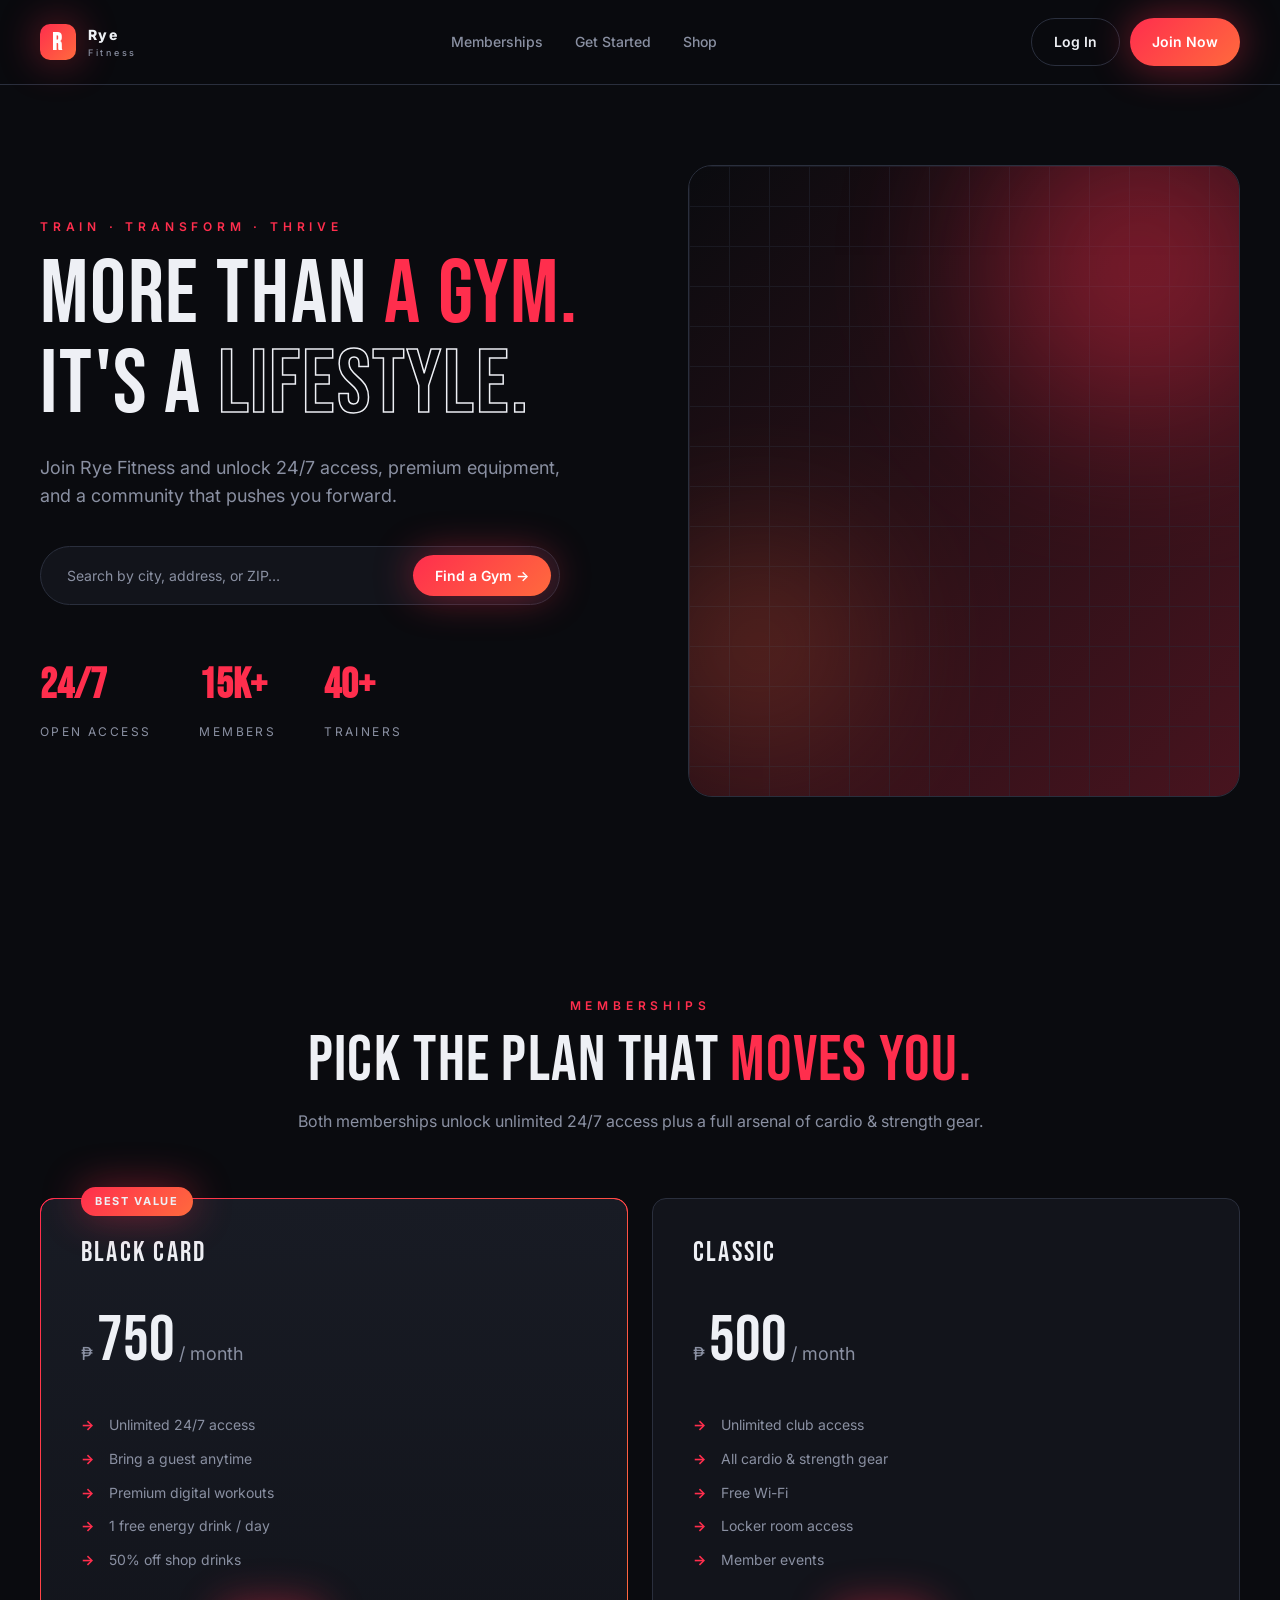
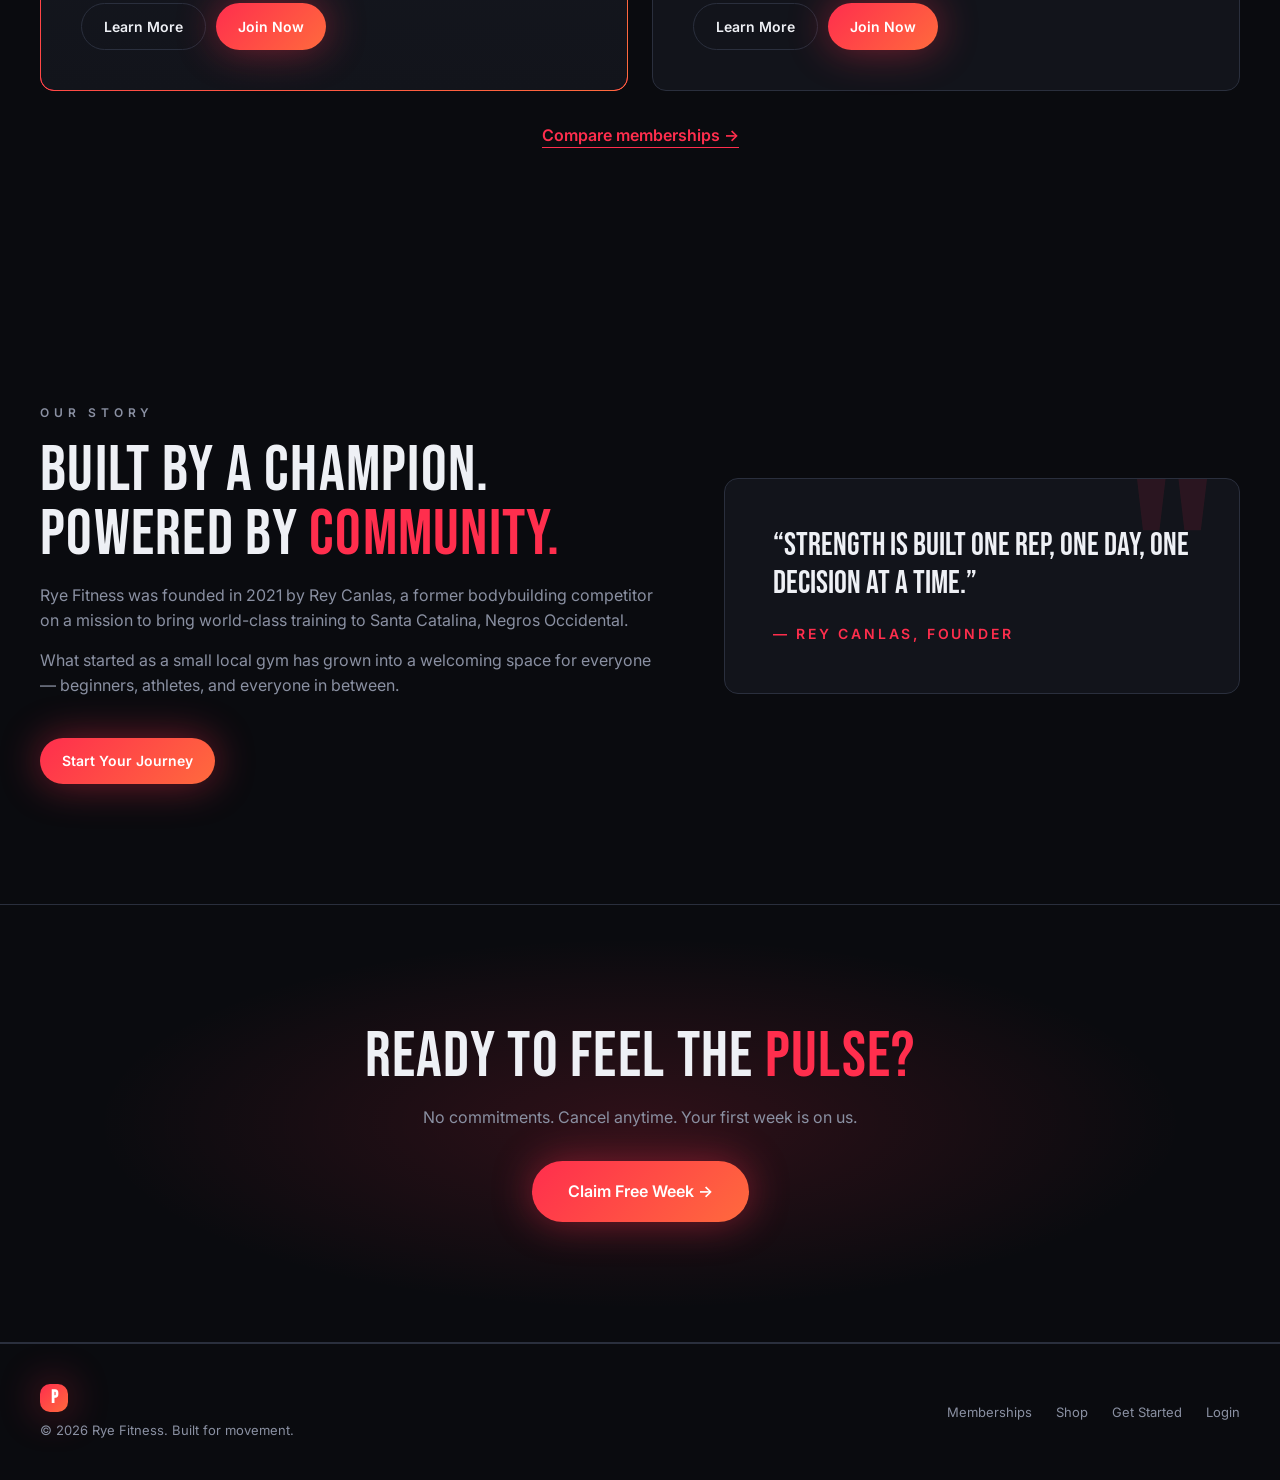
<file: rey fitness website/index.html>
<!DOCTYPE html>
<html lang="en">
<head>
<meta charset="UTF-8" />
<meta name="viewport" content="width=device-width,initial-scale=1" />
<title>Rye Fitness — More Than A Gym</title>
<meta name="description" content="PULSE Fitness — premium 24/7 gym with Black Card and Classic memberships. Train. Transform. Thrive." />
<link rel="stylesheet" href="css/styles.css" />
<link href="https://fonts.googleapis.com/css2?family=Bebas+Neue&family=Inter:wght@300;400;500;600;700;800&display=swap" rel="stylesheet">
</head>
<body>
<header class="nav">
  <a href="index.html" class="logo"><span class="logo-mark">R</span><span>Rye<small>Fitness</small></span></a>
  <nav class="nav-links">
    <a href="membership.html">Memberships</a>
    <a href="getstarted.html">Get Started</a>
    <a href="merchandise.html">Shop</a>
  </nav>
  <div class="nav-actions">
    <a href="login.html" class="btn btn-ghost">Log In</a>
    <a href="login.html#register" class="btn btn-primary">Join Now</a>
  </div>
</header>

<section class="hero">
  <div class="hero-content">
    <p class="eyebrow">Train · Transform · Thrive</p>
    <h1>More than <span class="accent">a gym.</span><br/>It's a <span class="outline">lifestyle.</span></h1>
    <p class="lead">Join Rye Fitness and unlock 24/7 access, premium equipment, and a community that pushes you forward.</p>
    <form class="hero-search" onsubmit="event.preventDefault(); alert('Searching gyms near: ' + this.q.value)">
      <input name="q" placeholder="Search by city, address, or ZIP…" />
      <button class="btn btn-primary">Find a Gym →</button>
    </form>
    <div class="hero-stats">
      <div><strong>24/7</strong><span>Open Access</span></div>
      <div><strong>15k+</strong><span>Members</span></div>
      <div><strong>40+</strong><span>Trainers</span></div>
    </div>
  </div>
  <div class="hero-visual" aria-hidden="true">
    <div class="grid-bg"></div>
    <div class="orb orb-1"></div>
    <div class="orb orb-2"></div>
  </div>
</section>

<section class="section">
  <div class="section-head">
    <p class="eyebrow">Memberships</p>
    <h2>Pick the plan that <span class="accent">moves you.</span></h2>
    <p class="muted">Both memberships unlock unlimited 24/7 access plus a full arsenal of cardio &amp; strength gear.</p>
  </div>
  <div class="plans">
    <article class="plan plan-feature">
      <span class="badge">Best value</span>
      <h3>BLACK CARD</h3>
      <p class="price">₱<strong>750</strong><span>/ month</span></p>
      <ul>
        <li>Unlimited 24/7 access</li>
        <li>Bring a guest anytime</li>
        <li>Premium digital workouts</li>
        <li>1 free energy drink / day</li>
        <li>50% off shop drinks</li>
      </ul>
      <div class="plan-actions">
        <a href="membership.html#blackcard" class="btn btn-ghost">Learn More</a>
        <a href="login.html#register" class="btn btn-primary">Join Now</a>
      </div>
    </article>
    <article class="plan">
      <h3>CLASSIC</h3>
      <p class="price">₱<strong>500</strong><span>/ month</span></p>
      <ul>
        <li>Unlimited club access</li>
        <li>All cardio &amp; strength gear</li>
        <li>Free Wi-Fi</li>
        <li>Locker room access</li>
        <li>Member events</li>
      </ul>
      <div class="plan-actions">
        <a href="membership.html#classic" class="btn btn-ghost">Learn More</a>
        <a href="login.html#register" class="btn btn-primary">Join Now</a>
      </div>
    </article>
  </div>
  <div class="center"><a href="membership.html#compare" class="link-arrow">Compare memberships →</a></div>
</section>

<section class="section about">
  <div class="about-text">
    <p class="eyebrow">Our Story</p>
    <h2>Built by a champion.<br/>Powered by <span class="accent">community.</span></h2>
    <p>Rye Fitness was founded in 2021 by Rey Canlas, a former bodybuilding competitor on a mission to bring world-class training to Santa Catalina, Negros Occidental.</p>
    <p>What started as a small local gym has grown into a welcoming space for everyone — beginners, athletes, and everyone in between.</p>
    <a href="getstarted.html" class="btn btn-primary">Start Your Journey</a>
  </div>
  <div class="about-card">
    <div class="quote">“Strength is built one rep, one day, one decision at a time.”</div>
    <div class="founder">— Rey Canlas, Founder</div>
  </div>
</section>

<section class="section cta">
  <h2>Ready to feel the <span class="accent">PULSE?</span></h2>
  <p class="muted">No commitments. Cancel anytime. Your first week is on us.</p>
  <a href="login.html#register" class="btn btn-primary btn-lg">Claim Free Week →</a>
</section>

<footer class="footer">
  <div>
    <strong class="logo-mark small">P</strong>
    <p>© 2026 Rye Fitness. Built for movement.</p>
  </div>
  <div class="footer-links">
    <a href="membership.html">Memberships</a>
    <a href="merchandise.html">Shop</a>
    <a href="getstarted.html">Get Started</a>
    <a href="login.html">Login</a>
  </div>
</footer>

<script src="js/app.js"></script>
</body>
</html>
</file>
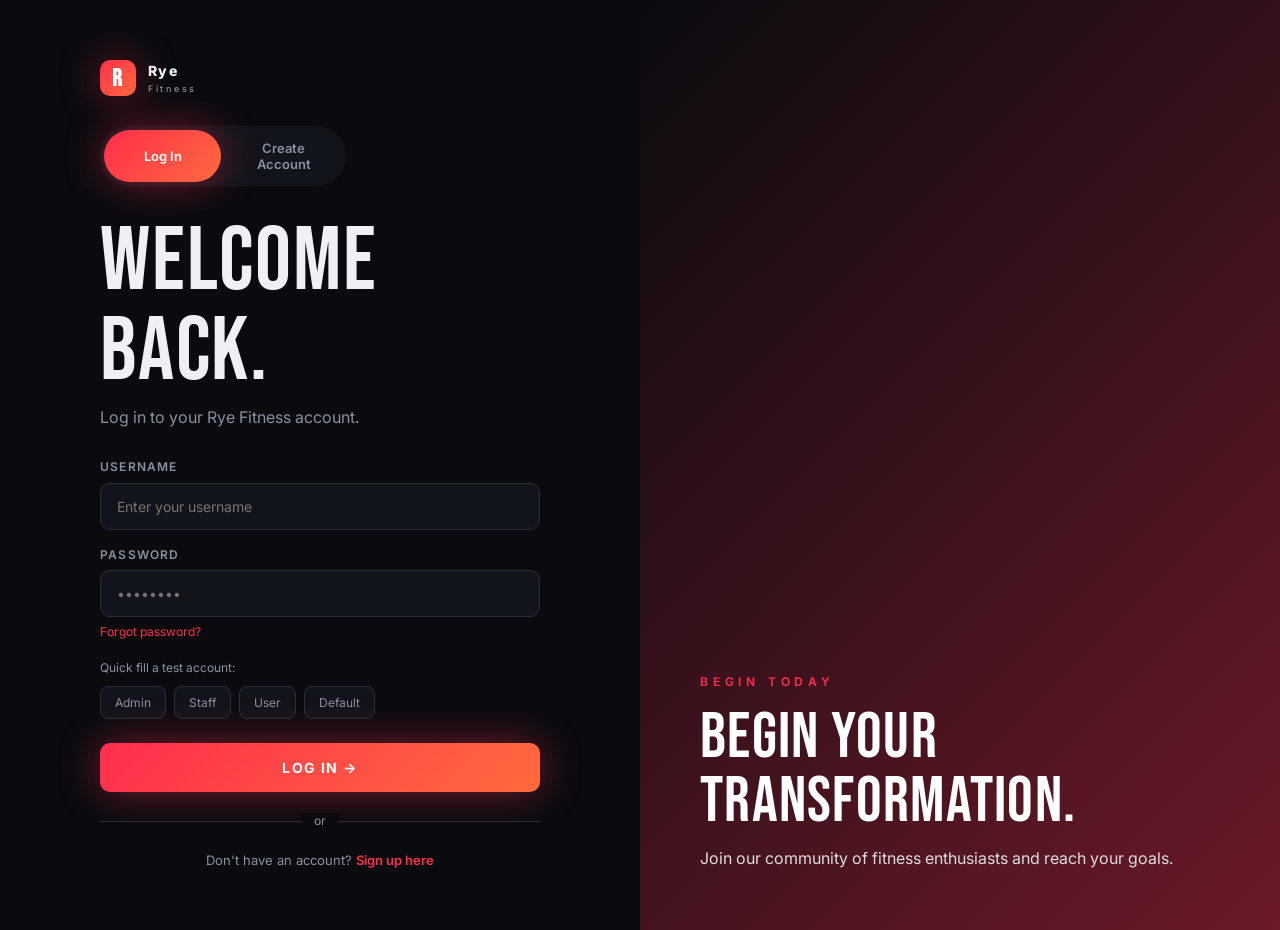
<file: rey fitness website/dashboard.html>
<!DOCTYPE html>
<html lang="en">
<head>
<meta charset="UTF-8" />
<meta name="viewport" content="width=device-width,initial-scale=1" />
<title>Dashboard · Rye Fitness</title>
<link rel="stylesheet" href="css/styles.css" />
<link href="https://fonts.googleapis.com/css2?family=Bebas+Neue&family=Inter:wght@300;400;500;600;700;800&display=swap" rel="stylesheet">
</head>
<body>
<div class="dash">
  <aside class="dash-side">
    <a href="index.html" class="logo"><span class="logo-mark">R</span><span>Rye<small>Fitness</small></span></a>
    <nav id="dash-nav"></nav>
    <div style="margin-top:auto;padding-top:30px">
      <button class="btn btn-ghost" id="logout-btn" style="width:100%">Log Out</button>
    </div>
  </aside>
  <main class="dash-main">
    <div class="dash-head">
      <div>
        <h1 id="welcome">Welcome.</h1>
        <span class="role-pill" id="role-pill">USER</span>
      </div>
    </div>
    <div id="dash-content"></div>
  </main>
</div>
<script src="js/app.js"></script>
<script src="js/dashboard.js"></script>
</body>
</html>
</file>
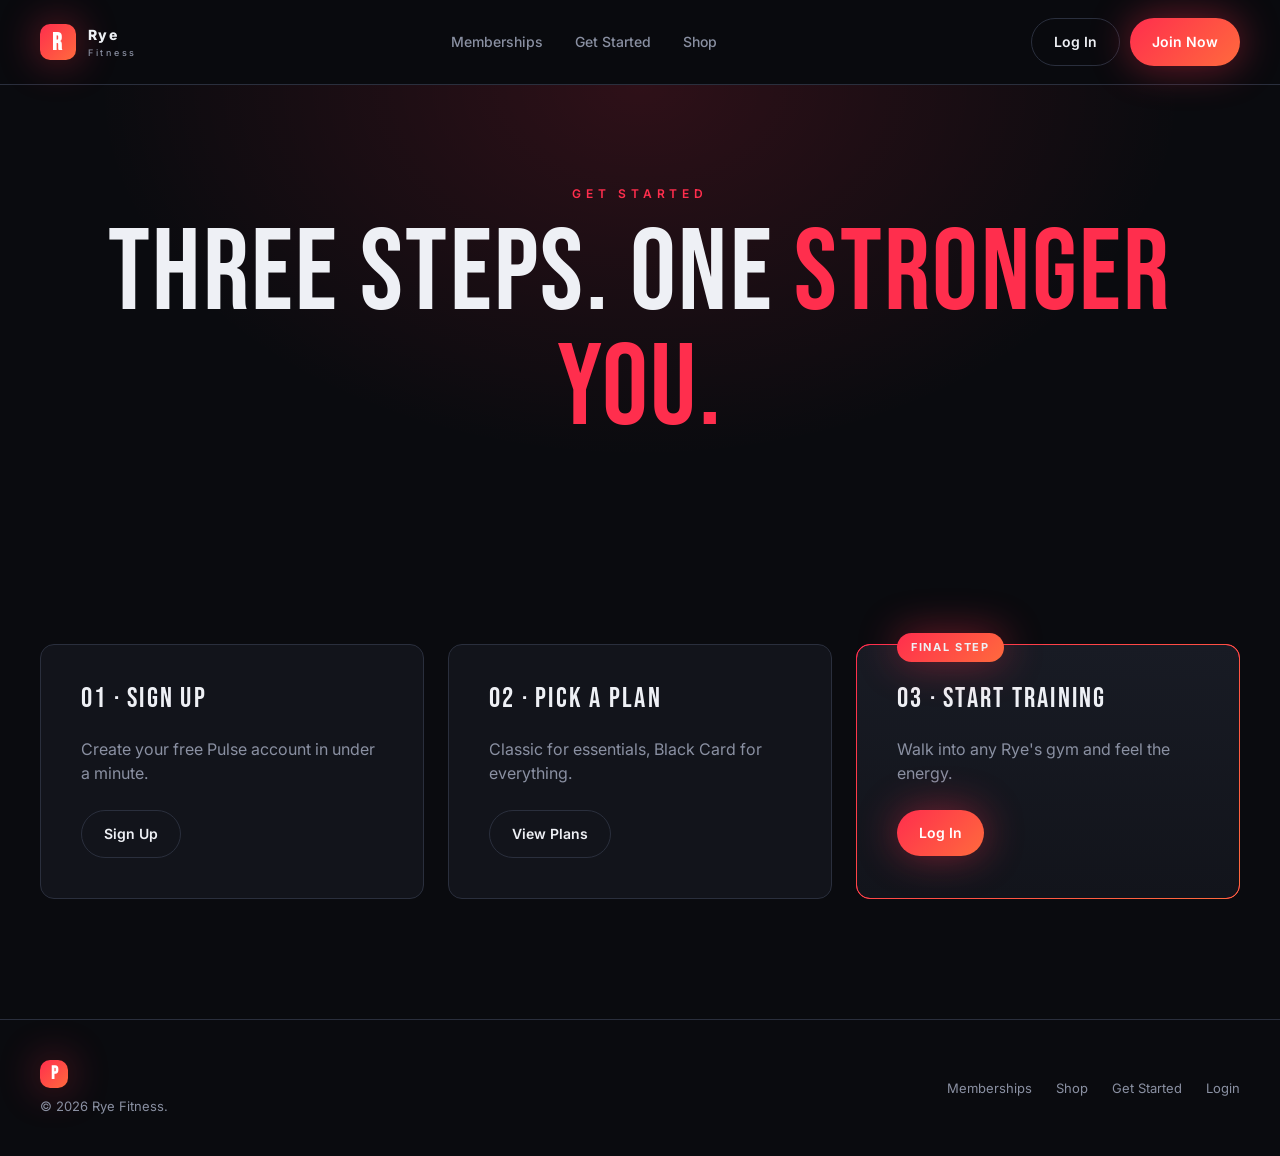
<file: rey fitness website/getstarted.html>
<!DOCTYPE html>
<html lang="en">
<head>
<meta charset="UTF-8" />
<meta name="viewport" content="width=device-width,initial-scale=1" />
<title>Get Started · Rye Fitness</title>
<link rel="stylesheet" href="css/styles.css" />
<link href="https://fonts.googleapis.com/css2?family=Bebas+Neue&family=Inter:wght@300;400;500;600;700;800&display=swap" rel="stylesheet">
</head>
<body>
<header class="nav">
  <a href="index.html" class="logo"><span class="logo-mark">R</span><span>Rye<small>Fitness</small></span></a>
  <nav class="nav-links">
    <a href="membership.html">Memberships</a>
    <a href="getstarted.html">Get Started</a>
    <a href="merchandise.html">Shop</a>
  </nav>
  <div class="nav-actions">
    <a href="login.html" class="btn btn-ghost">Log In</a>
    <a href="login.html#register" class="btn btn-primary">Join Now</a>
  </div>
</header>

<section class="page-hero">
  <p class="eyebrow">Get Started</p>
  <h1>Three steps. One <span class="accent">stronger you.</span></h1>
</section>

<section class="section">
  <div class="plans" style="grid-template-columns:repeat(3,1fr)">
    <div class="plan"><h3>01 · Sign Up</h3><p class="muted" style="margin-top:16px">Create your free Pulse account in under a minute.</p><a href="login.html#register" class="btn btn-ghost" style="margin-top:24px">Sign Up</a></div>
    <div class="plan"><h3>02 · Pick a Plan</h3><p class="muted" style="margin-top:16px">Classic for essentials, Black Card for everything.</p><a href="membership.html" class="btn btn-ghost" style="margin-top:24px">View Plans</a></div>
    <div class="plan plan-feature"><span class="badge">Final step</span><h3>03 · Start Training</h3><p class="muted" style="margin-top:16px">Walk into any Rye's gym and feel the energy.</p><a href="login.html" class="btn btn-primary" style="margin-top:24px">Log In</a></div>
  </div>
</section>

<footer class="footer">
  <div><strong class="logo-mark small">P</strong><p>© 2026 Rye Fitness.</p></div>
  <div class="footer-links">
    <a href="membership.html">Memberships</a>
    <a href="merchandise.html">Shop</a>
    <a href="getstarted.html">Get Started</a>
    <a href="login.html">Login</a>
  </div>
</footer>
<script src="js/app.js"></script>
</body>
</html>
</file>
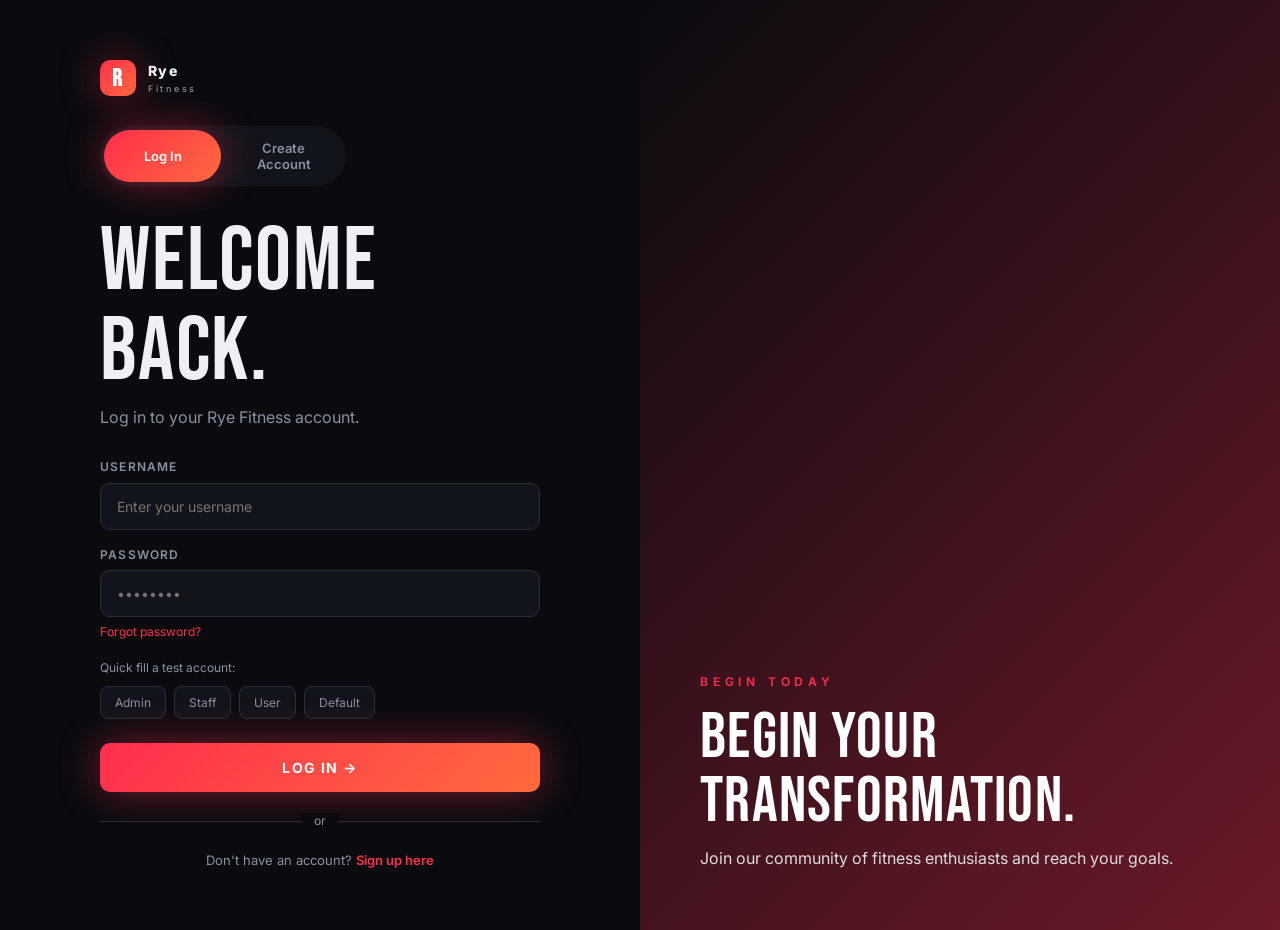
<file: rey fitness website/login.html>
<!DOCTYPE html>
<html lang="en">
<head>
<meta charset="UTF-8" />
<meta name="viewport" content="width=device-width,initial-scale=1" />
<title>Log In · Rye Fitness</title>
<link rel="stylesheet" href="css/styles.css" />
<link href="https://fonts.googleapis.com/css2?family=Bebas+Neue&family=Inter:wght@300;400;500;600;700;800&display=swap" rel="stylesheet">
</head>
<body>
<div class="auth-page">
  <div class="auth-form-wrapper">
    <a href="index.html" class="logo" style="margin-bottom:30px"><span class="logo-mark">R</span><span>Rye<small>Fitness</small></span></a>
    <div class="auth-tabs">
      <button class="auth-tab" data-tab="login">Log In</button>
      <button class="auth-tab" data-tab="register">Create Account</button>
    </div>

    <form class="auth-form" id="login-form">
      <h1 class="auth-title">Welcome back.</h1>
      <p class="auth-subtitle">Log in to your Rye Fitness account.</p>
      <div id="login-message" class="auth-message"></div>
      <div class="form-group">
        <label for="login-username">Username</label>
        <input type="text" id="login-username" placeholder="Enter your username" required />
      </div>
      <div class="form-group">
        <label for="login-password">Password</label>
        <input type="password" id="login-password" placeholder="••••••••" required />
        <a href="#" class="forgot-link" style="margin-top:6px">Forgot password?</a>
      </div>
      <p style="color:var(--muted);font-size:12px;margin-top:8px">Quick fill a test account:</p>
      <div class="quick-login">
        <button type="button" class="quick-btn" data-fill="admin">Admin</button>
        <button type="button" class="quick-btn" data-fill="staff">Staff</button>
        <button type="button" class="quick-btn" data-fill="user">User</button>
        <button type="button" class="quick-btn" data-fill="default">Default</button>
      </div>
      <button type="submit" class="auth-submit-btn">Log In →</button>
      <div class="auth-divider"><span>or</span></div>
      <p class="auth-switch">Don't have an account? <a href="#" data-switch="register">Sign up here</a></p>
    </form>

    <form class="auth-form" id="register-form">
      <h1 class="auth-title">Join Rye</h1>
      <p class="auth-subtitle">Create your account and start your transformation.</p>
      <div id="register-message" class="auth-message"></div>
      <div class="form-row">
        <div class="form-group"><label>First Name</label><input type="text" id="reg-first" placeholder="John" required /></div>
        <div class="form-group"><label>Last Name</label><input type="text" id="reg-last" placeholder="Doe" required /></div>
      </div>
      <div class="form-group"><label>Email</label><input type="email" id="reg-email" placeholder="john@example.com" required /></div>
      <div class="form-group"><label>Phone</label><input type="tel" id="reg-phone" placeholder="(555) 123-4567" required /></div>
      <div class="form-group"><label>Username</label><input type="text" id="reg-username" placeholder="Pick a username" required /></div>
      <div class="form-group"><label>Password</label><input type="password" id="reg-password" placeholder="Create a strong password" required /></div>
      <div class="form-group"><label>Confirm Password</label><input type="password" id="reg-confirm" placeholder="Re-enter password" required /></div>
      <div class="form-options">
        <label class="checkbox-label"><input type="checkbox" required /> I agree to the Terms of Service and Privacy Policy</label>
      </div>
      <button type="submit" class="auth-submit-btn">Create Account →</button>
      <div class="auth-divider"><span>or</span></div>
      <p class="auth-switch">Already have an account? <a href="#" data-switch="login">Log in here</a></p>
    </form>
  </div>
  <div class="auth-image">
    <div class="auth-image-overlay">
      <p class="eyebrow">Begin Today</p>
      <h2>Begin your transformation.</h2>
      <p class="muted" style="color:#ddd">Join our community of fitness enthusiasts and reach your goals.</p>
    </div>
  </div>
</div>
<script src="js/app.js"></script>
<script src="js/auth.js"></script>
</body>
</html>
</file>
<file: rey fitness website/css/styles.css>
:root{
  --bg:#0a0b0f;
  --surface:#12141b;
  --surface-2:#181b24;
  --border:#23273234;
  --border-2:#2a2f3d;
  --text:#eef0f5;
  --muted:#8a90a2;
  --accent:#ff2e4d;
  --accent-2:#ff6a3d;
  --accent-glow:0 0 40px rgba(255,46,77,.45);
  --grad:linear-gradient(135deg,#ff2e4d 0%,#ff6a3d 100%);
  --radius:14px;
}
*{box-sizing:border-box;margin:0;padding:0}
html,body{background:var(--bg);color:var(--text);font-family:'Inter',system-ui,sans-serif;-webkit-font-smoothing:antialiased;line-height:1.55}
a{color:inherit;text-decoration:none}
img{max-width:100%;display:block}
h1,h2,h3{font-family:'Bebas Neue',sans-serif;letter-spacing:.02em;line-height:1;font-weight:400}
h1{font-size:clamp(48px,7vw,104px)}
h2{font-size:clamp(36px,5vw,72px)}
h3{font-size:28px;letter-spacing:.08em}
.accent{color:var(--accent)}
.outline{-webkit-text-stroke:1.5px var(--text);color:transparent}
.muted{color:var(--muted)}
.eyebrow{font-size:12px;letter-spacing:.4em;text-transform:uppercase;color:var(--accent);font-weight:600;margin-bottom:14px}
.center{text-align:center;margin-top:32px}

/* NAV */
.nav{position:sticky;top:0;z-index:50;display:flex;align-items:center;justify-content:space-between;padding:18px 40px;background:rgba(10,11,15,.75);backdrop-filter:blur(14px);border-bottom:1px solid var(--border-2)}
.logo{display:flex;align-items:center;gap:12px;font-weight:800;letter-spacing:.1em;font-size:14px}
.logo small{display:block;font-size:9px;color:var(--muted);letter-spacing:.3em;font-weight:500}
.logo-mark{width:36px;height:36px;display:grid;place-items:center;background:var(--grad);border-radius:10px;font-family:'Bebas Neue';font-size:24px;color:#fff;box-shadow:var(--accent-glow)}
.logo-mark.small{width:28px;height:28px;font-size:18px}
.nav-links{display:flex;gap:32px}
.nav-links a{font-size:14px;color:var(--muted);font-weight:500;transition:color .2s}
.nav-links a:hover{color:var(--text)}
.nav-actions{display:flex;gap:10px}
@media(max-width:780px){.nav-links{display:none}.nav{padding:14px 18px}}

/* BUTTONS */
.btn{display:inline-flex;align-items:center;gap:8px;padding:12px 22px;border-radius:999px;font-weight:600;font-size:14px;cursor:pointer;border:none;transition:all .2s;font-family:inherit}
.btn-primary{background:var(--grad);color:#fff;box-shadow:var(--accent-glow)}
.btn-primary:hover{transform:translateY(-2px);box-shadow:0 0 60px rgba(255,46,77,.7)}
.btn-ghost{background:transparent;color:var(--text);border:1px solid var(--border-2)}
.btn-ghost:hover{border-color:var(--accent);color:var(--accent)}
.btn-lg{padding:18px 36px;font-size:16px}

/* HERO */
.hero{position:relative;display:grid;grid-template-columns:1.1fr 1fr;min-height:88vh;padding:80px 40px;gap:40px;align-items:center;overflow:hidden}
.hero-content{position:relative;z-index:2;max-width:640px}
.hero h1{margin-bottom:24px}
.lead{color:var(--muted);font-size:18px;max-width:520px;margin-bottom:36px}
.hero-search{display:flex;gap:8px;background:var(--surface);padding:8px;border-radius:999px;border:1px solid var(--border-2);max-width:520px;margin-bottom:48px}
.hero-search input{flex:1;background:none;border:none;outline:none;color:var(--text);padding:0 18px;font-size:14px;font-family:inherit}
.hero-search input::placeholder{color:var(--muted)}
.hero-stats{display:flex;gap:48px}
.hero-stats strong{font-family:'Bebas Neue';font-size:42px;color:var(--accent);display:block}
.hero-stats span{font-size:12px;color:var(--muted);letter-spacing:.2em;text-transform:uppercase}
.hero-visual{position:relative;height:100%;min-height:500px;border-radius:24px;overflow:hidden;background:url('https://images.unsplash.com/photo-1534438327276-14e5300c3a48?w=1200&q=80') center/cover;border:1px solid var(--border-2)}
.hero-visual::after{content:'';position:absolute;inset:0;background:linear-gradient(135deg,rgba(10,11,15,.7) 0%,rgba(255,46,77,.25) 100%)}
.grid-bg{position:absolute;inset:0;background-image:linear-gradient(var(--border-2) 1px,transparent 1px),linear-gradient(90deg,var(--border-2) 1px,transparent 1px);background-size:40px 40px;opacity:.4;z-index:1}
.orb{position:absolute;border-radius:50%;filter:blur(80px);z-index:1}
.orb-1{width:300px;height:300px;background:var(--accent);top:-50px;right:-50px;opacity:.4}
.orb-2{width:200px;height:200px;background:var(--accent-2);bottom:50px;left:-30px;opacity:.3}
@media(max-width:980px){.hero{grid-template-columns:1fr;padding:60px 20px}.hero-visual{min-height:300px}}

/* SECTIONS */
.section{padding:120px 40px;max-width:1280px;margin:0 auto}
.section-head{text-align:center;max-width:720px;margin:0 auto 64px}
.section-head h2{margin-bottom:16px}

/* PLANS */
.plans{display:grid;grid-template-columns:1fr 1fr;gap:24px}
.plan{background:var(--surface);border:1px solid var(--border-2);border-radius:var(--radius);padding:40px;position:relative;transition:transform .3s,border-color .3s}
.plan:hover{transform:translateY(-6px);border-color:var(--accent)}
.plan-feature{background:linear-gradient(180deg,var(--surface-2) 0%,var(--surface) 100%);border-color:var(--accent)}
.plan-feature::before{content:'';position:absolute;inset:-1px;border-radius:var(--radius);padding:1px;background:var(--grad);-webkit-mask:linear-gradient(#000 0 0) content-box,linear-gradient(#000 0 0);-webkit-mask-composite:xor;mask-composite:exclude;pointer-events:none}
.badge{position:absolute;top:-12px;left:40px;background:var(--grad);padding:6px 14px;border-radius:999px;font-size:11px;font-weight:700;letter-spacing:.15em;text-transform:uppercase;box-shadow:var(--accent-glow)}
.plan h3{margin-bottom:24px}
.price{font-size:18px;color:var(--muted);margin-bottom:24px}
.price strong{font-family:'Bebas Neue';font-size:64px;color:var(--text);font-weight:400;margin:0 4px}
.plan ul{list-style:none;margin-bottom:32px;display:grid;gap:12px}
.plan li{padding-left:28px;position:relative;color:var(--muted);font-size:14px}
.plan li::before{content:'→';position:absolute;left:0;color:var(--accent);font-weight:700}
.plan-actions{display:flex;gap:10px;flex-wrap:wrap}
.link-arrow{color:var(--accent);font-weight:600;border-bottom:1px solid var(--accent);padding-bottom:2px}
@media(max-width:780px){.plans{grid-template-columns:1fr}.section{padding:80px 20px}}

/* ABOUT */
.about{display:grid;grid-template-columns:1.2fr 1fr;gap:64px;align-items:center}
.about-text p{color:var(--muted);margin:16px 0}
.about-text .btn{margin-top:24px}
.about-card{background:var(--surface);border:1px solid var(--border-2);border-radius:var(--radius);padding:48px;position:relative;overflow:hidden}
.about-card::before{content:'"';position:absolute;top:-40px;right:20px;font-family:'Bebas Neue';font-size:280px;color:var(--accent);opacity:.1;line-height:1}
.quote{font-family:'Bebas Neue';font-size:32px;line-height:1.2;margin-bottom:20px;position:relative}
.founder{color:var(--accent);font-size:14px;letter-spacing:.2em;text-transform:uppercase;font-weight:600}
@media(max-width:780px){.about{grid-template-columns:1fr}}

/* CTA */
.cta{text-align:center;background:radial-gradient(ellipse at center,rgba(255,46,77,.15) 0%,transparent 60%);border-top:1px solid var(--border-2);border-bottom:1px solid var(--border-2);max-width:none;margin:0}
.cta h2{margin-bottom:16px}
.cta .btn{margin-top:32px}

/* FOOTER */
.footer{display:flex;justify-content:space-between;align-items:center;padding:40px;border-top:1px solid var(--border-2);flex-wrap:wrap;gap:20px}
.footer p{color:var(--muted);font-size:13px;margin-top:8px}
.footer-links{display:flex;gap:24px}
.footer-links a{color:var(--muted);font-size:13px}
.footer-links a:hover{color:var(--accent)}

/* AUTH */
.auth-page{min-height:100vh;display:grid;grid-template-columns:1fr 1fr;background:var(--bg)}
.auth-form-wrapper{padding:60px;display:flex;flex-direction:column;justify-content:center;max-width:560px;width:100%;margin:0 auto}
.auth-tabs{display:flex;gap:4px;background:var(--surface);padding:4px;border-radius:999px;margin-bottom:32px;align-self:flex-start}
.auth-tab{flex:1;padding:10px 24px;border:none;background:none;color:var(--muted);font-weight:600;font-size:13px;cursor:pointer;border-radius:999px;transition:all .2s;font-family:inherit}
.auth-tab.active{background:var(--grad);color:#fff;box-shadow:var(--accent-glow)}
.auth-form{display:none}
.auth-form.active{display:block}
.auth-title{margin-bottom:8px}
.auth-subtitle{color:var(--muted);margin-bottom:28px}
.auth-message{padding:12px 16px;border-radius:8px;margin-bottom:16px;font-size:14px;display:none}
.auth-message.show{display:block}
.auth-message.error{background:rgba(255,46,77,.15);color:var(--accent);border:1px solid var(--accent)}
.auth-message.success{background:rgba(46,255,146,.1);color:#4ade80;border:1px solid #4ade80}
.form-row{display:grid;grid-template-columns:1fr 1fr;gap:12px}
.form-group{margin-bottom:16px}
.form-group label{display:block;font-size:12px;color:var(--muted);margin-bottom:6px;letter-spacing:.1em;text-transform:uppercase;font-weight:600}
.form-group input{width:100%;padding:14px 16px;background:var(--surface);border:1px solid var(--border-2);border-radius:10px;color:var(--text);font-family:inherit;font-size:14px;transition:border-color .2s}
.form-group input:focus{outline:none;border-color:var(--accent)}
.form-options{margin:16px 0;font-size:13px;color:var(--muted)}
.checkbox-label{display:flex;align-items:center;gap:8px;cursor:pointer}
.auth-submit-btn{width:100%;padding:16px;background:var(--grad);color:#fff;border:none;border-radius:10px;font-weight:700;font-size:14px;cursor:pointer;letter-spacing:.1em;text-transform:uppercase;box-shadow:var(--accent-glow);font-family:inherit;margin-top:8px}
.auth-divider{text-align:center;margin:20px 0;position:relative;color:var(--muted);font-size:12px}
.auth-divider::before{content:'';position:absolute;left:0;right:0;top:50%;height:1px;background:var(--border-2);z-index:0}
.auth-divider span{background:var(--bg);padding:0 12px;position:relative;z-index:1}
.auth-switch{text-align:center;color:var(--muted);font-size:13px}
.auth-switch a{color:var(--accent);font-weight:600}
.forgot-link{display:inline-block;font-size:12px;color:var(--accent)}
.quick-login{display:flex;gap:8px;margin:8px 0 16px;flex-wrap:wrap}
.quick-btn{padding:8px 14px;background:var(--surface);border:1px solid var(--border-2);color:var(--muted);font-size:12px;border-radius:8px;cursor:pointer;font-family:inherit;transition:all .2s}
.quick-btn:hover{border-color:var(--accent);color:var(--accent)}
.auth-image{position:relative;background:url('https://images.unsplash.com/photo-1517836357463-d25dfeac3438?w=900&q=80') center/cover;overflow:hidden}
.auth-image::after{content:'';position:absolute;inset:0;background:linear-gradient(135deg,rgba(10,11,15,.4) 0%,rgba(255,46,77,.4) 100%)}
.auth-image-overlay{position:absolute;bottom:60px;left:60px;right:60px;color:#fff;z-index:2}
.auth-image-overlay h2{margin-bottom:12px}
@media(max-width:980px){.auth-page{grid-template-columns:1fr}.auth-image{display:none}.auth-form-wrapper{padding:40px 20px}}

/* MEMBERSHIP / GENERIC PAGE */
.page-hero{padding:100px 40px 60px;text-align:center;background:radial-gradient(ellipse at top,rgba(255,46,77,.15) 0%,transparent 60%)}
.page-hero h1{font-size:clamp(60px,9vw,140px);margin-bottom:16px}
.tabs-nav{display:flex;justify-content:center;gap:8px;padding:0 20px 40px;flex-wrap:wrap}
.tabs-nav a{padding:10px 22px;background:var(--surface);border:1px solid var(--border-2);border-radius:999px;font-size:13px;font-weight:600;transition:all .2s}
.tabs-nav a:hover,.tabs-nav a.active{background:var(--grad);border-color:transparent;box-shadow:var(--accent-glow)}
.detail-section{max-width:1100px;margin:0 auto;padding:60px 40px;display:grid;grid-template-columns:1fr 1.4fr;gap:48px;align-items:center;border-top:1px solid var(--border-2)}
.detail-section img{border-radius:var(--radius);border:1px solid var(--border-2)}
.detail-section .perks{list-style:none;display:grid;gap:14px;margin-top:24px}
.detail-section .perks li{padding-left:32px;position:relative;color:var(--muted)}
.detail-section .perks li::before{content:'✓';position:absolute;left:0;width:22px;height:22px;border-radius:50%;background:var(--grad);color:#fff;display:grid;place-items:center;font-size:12px;font-weight:700}
.compare-table{max-width:900px;margin:60px auto;padding:0 40px}
.compare-table table{width:100%;border-collapse:collapse;background:var(--surface);border-radius:var(--radius);overflow:hidden;border:1px solid var(--border-2)}
.compare-table th,.compare-table td{padding:18px 20px;text-align:left;border-bottom:1px solid var(--border-2)}
.compare-table th{background:var(--surface-2);font-family:'Bebas Neue';font-size:18px;letter-spacing:.1em}
.compare-table td:not(:first-child){text-align:center}
.compare-table .yes{color:#4ade80;font-weight:700}
.compare-table .no{color:var(--muted)}

/* SHOP */
.products{display:grid;grid-template-columns:repeat(auto-fill,minmax(260px,1fr));gap:24px;max-width:1280px;margin:0 auto;padding:60px 40px}
.product{background:var(--surface);border:1px solid var(--border-2);border-radius:var(--radius);overflow:hidden;transition:all .3s}
.product:hover{transform:translateY(-6px);border-color:var(--accent)}
.product-img{height:240px;background:linear-gradient(135deg,var(--surface-2),var(--surface));display:grid;place-items:center;font-family:'Bebas Neue';font-size:60px;color:var(--accent);position:relative;overflow:hidden}
.product-img img{width:100%;height:100%;object-fit:cover}
.product-body{padding:20px}
.product h4{font-size:16px;margin-bottom:6px;font-weight:600}
.product .product-price{font-family:'Bebas Neue';font-size:24px;color:var(--accent);margin-bottom:12px}
.product button{width:100%;padding:10px;border-radius:8px;border:1px solid var(--border-2);background:transparent;color:var(--text);cursor:pointer;font-family:inherit;font-weight:600;transition:all .2s}
.product button:hover{background:var(--grad);border-color:transparent;box-shadow:var(--accent-glow)}

/* DASHBOARD */
.dash{display:grid;grid-template-columns:240px 1fr;min-height:100vh}
.dash-side{background:var(--surface);border-right:1px solid var(--border-2);padding:30px 20px}
.dash-side .logo{margin-bottom:40px}
.dash-side nav{display:flex;flex-direction:column;gap:4px}
.dash-side nav a{padding:12px 16px;border-radius:10px;color:var(--muted);font-size:14px;font-weight:500;cursor:pointer;transition:all .2s}
.dash-side nav a:hover,.dash-side nav a.active{background:var(--surface-2);color:var(--accent)}
.dash-main{padding:40px}
.dash-head{display:flex;justify-content:space-between;align-items:center;margin-bottom:32px;flex-wrap:wrap;gap:16px}
.dash-head h1{font-size:48px}
.dash-grid{display:grid;grid-template-columns:repeat(auto-fit,minmax(220px,1fr));gap:20px;margin-bottom:32px}
.stat-card{background:var(--surface);border:1px solid var(--border-2);border-radius:var(--radius);padding:24px}
.stat-card .label{font-size:12px;color:var(--muted);letter-spacing:.2em;text-transform:uppercase}
.stat-card .value{font-family:'Bebas Neue';font-size:48px;color:var(--accent);margin-top:8px}
.dash-panel{background:var(--surface);border:1px solid var(--border-2);border-radius:var(--radius);padding:30px;margin-bottom:24px}
.dash-panel h3{margin-bottom:20px}
.role-pill{display:inline-block;padding:4px 12px;border-radius:999px;font-size:11px;font-weight:700;letter-spacing:.15em;text-transform:uppercase;background:var(--grad);color:#fff}
.dash-table{width:100%;border-collapse:collapse}
.dash-table th,.dash-table td{padding:14px 12px;text-align:left;border-bottom:1px solid var(--border-2);font-size:14px}
.dash-table th{font-family:'Bebas Neue';letter-spacing:.1em;color:var(--muted);font-weight:400;font-size:14px}
@media(max-width:780px){.dash{grid-template-columns:1fr}.dash-side{position:sticky;top:0;z-index:10}}
</file>
